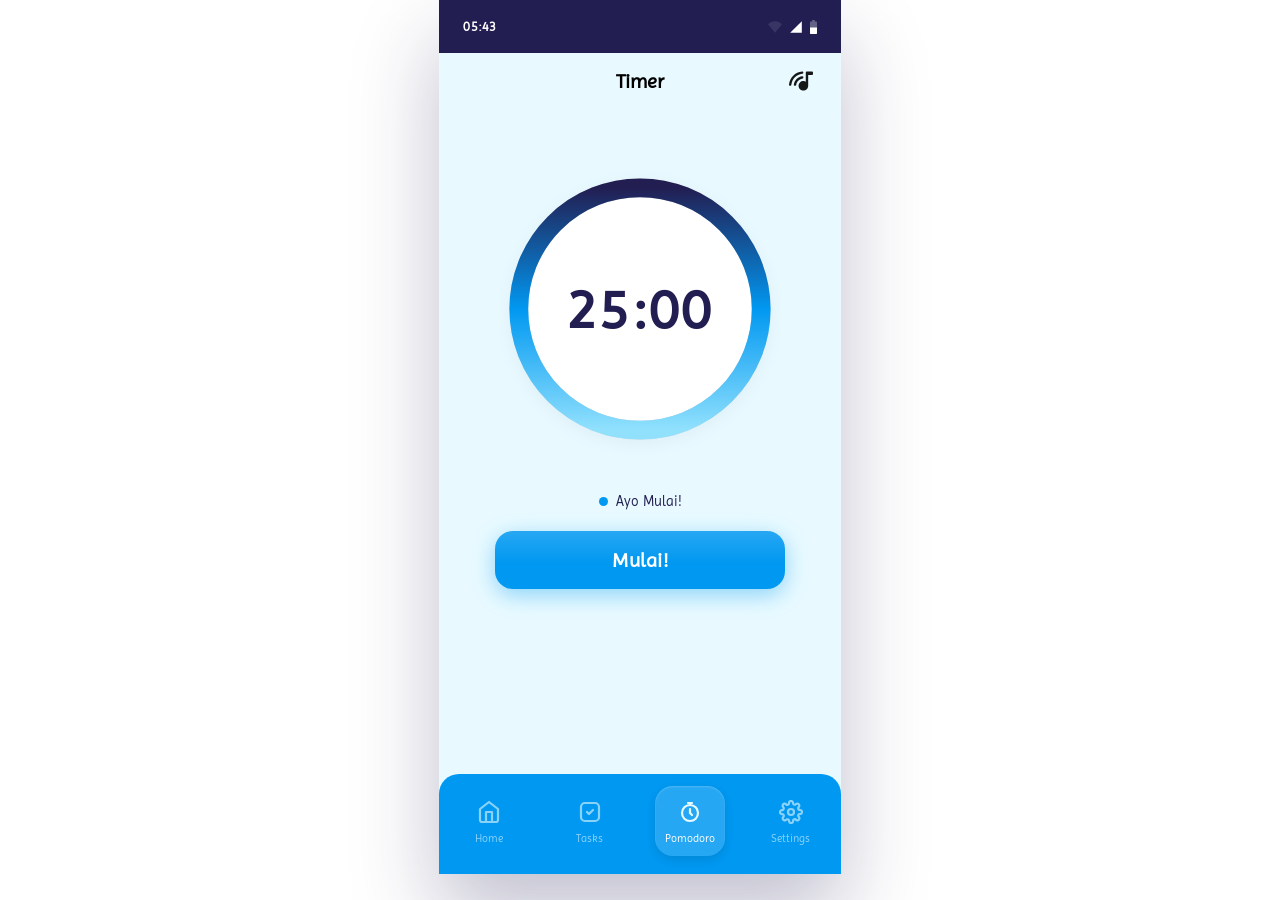
<file: Pomodoro Timer/index.html>
<!DOCTYPE html>
<html lang="id">
<head>
  <meta charset="UTF-8" />
  <meta name="viewport" content="width=device-width, initial-scale=1.0" />
  <title>Pomodoro Timer</title>
  <link rel="stylesheet" href="style.css" />
</head>
<body>

  <div class="phone-shell" id="phoneShell" data-state="ready" data-phase="study">

    <!-- STATUS BAR -->
    <div class="status-bar">
      <span class="time">9:30</span>
      <img src="assets/Dnd.svg" alt="DND" id="dndIcon" class="dnd-icon" />
      <div class="icons">
        <img src="assets/Wifi.svg" alt="wifi" />
        <img src="assets/Signal.svg" alt="signal" />
        <img src="assets/Battery.svg" alt="battery" />
      </div>
    </div>

    <!-- TOP BAR -->
    <div class="top-bar">
      <span class="title">Timer</span>
      <button class="music-btn" id="musicBtn" title="Toggle Music">
        <img src="assets/MusicPlay.svg" alt="music" id="musicIcon" />
      </button>
    </div>

    <!-- MAIN SCREEN CONTENT -->
    <div class="screen-content">

      <div class="timer-area">
        <div class="timer-ring-wrapper" id="timerRingWrapper">

          <svg class="timer-svg" viewBox="0 0 268 268" id="timerSvg">
            <defs>
              <linearGradient id="ringGradient" x1="0%" y1="0%" x2="100%" y2="0%">
                <stop offset="0%"   stop-color="#91E1FD" />
                <stop offset="50%"  stop-color="#0198F1" />
                <stop offset="100%" stop-color="#221E52" />
              </linearGradient>
            </defs>
            <!-- Track abu -->
            <circle cx="134" cy="134" r="116"
              fill="none" stroke="#D5D5DC" stroke-width="18" />
            <!-- Arc biru -->
            <circle id="progressRing"
              cx="134" cy="134" r="116"
              fill="none"
              stroke="url(#ringGradient)"
              stroke-width="18"
              stroke-linecap="round"
              transform="rotate(-90 134 134)"
            />
          </svg>

          <div class="timer-inner" id="timerInner">
            <img src="assets/Clock.svg"
            id="clockIcon"
            class="clock-icon">
            <div class="timer-display" id="timerDisplay"> 
              25:00
            </div>
          </div>

        </div>
      </div>

      <div class="status-text" id="statusText">
        <div class="status-dot"></div>
        <span id="statusLabel">Ayo Mulai!</span>
      </div>

      <button class="main-btn" id="mainBtn">Mulai!</button>

    </div>

    <!-- BOTTOM NAV -->
    <nav class="bottom-nav">
      <div class="nav-item" data-nav="home">
        <img src="assets/Home.svg" alt="Home" />
        <span>Home</span>
      </div>
      <div class="nav-item" data-nav="tasks">
        <img src="assets/Tasks.svg" alt="Tasks" />
        <span>Tasks</span>
      </div>
      <div class="nav-item active nav-pomodoro" data-nav="pomodoro">
        <img src="assets/Pomodoro.svg" alt="Pomodoro" />
        <span>Pomodoro</span>
      </div>
      <div class="nav-item" data-nav="settings">
        <img src="assets/Settings.svg" alt="Settings" />
        <span>Settings</span>
      </div>
    </nav>
    
    <!-- TIME SELECT -->
    <div class="modal-overlay" id="modalOverlay">
      <div class="modal-sheet">
        <div class="modal-handle"></div>
        <img src="assets/TimeSelect.png" alt="Time Select" class="modal-placeholder" />
      </div>
    </div>
 
  </div>

  <script src="script.js"></script>
</body>
</html>
</file>
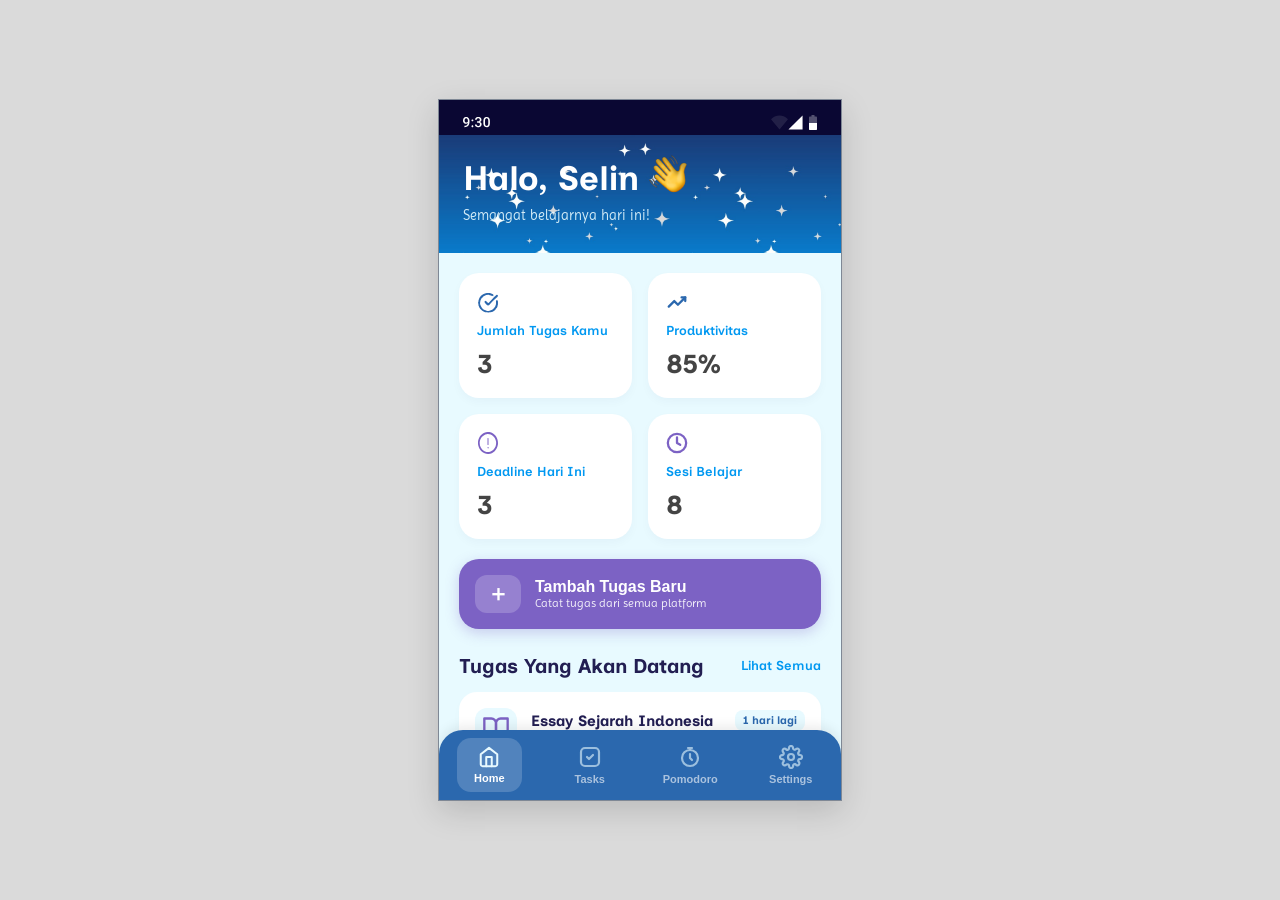
<file: Dashboard/index2.html>
<!DOCTYPE html>
<html lang="id">
<head>
    <meta charset="UTF-8">
    <meta name="viewport" content="width=device-width, initial-scale=1.0">
    <title> DASHBOARD </title>
    
    <link rel="preconnect" href="https://fonts.googleapis.com">
    <link rel="preconnect" href="https://fonts.gstatic.com" crossorigin>
    <link href="https://fonts.googleapis.com/css2?family=Imprima&family=Inclusive+Sans:ital@0;1&display=swap" rel="stylesheet">

    <link rel="stylesheet" href="style.css">
</head>
<body>

    <div class="dashboard-container">
        
        <div class="top-bar">
            <img src="ASSET/Time.svg">
            <img src="ASSET/ICON.svg">
        </div>

        <header>
            <div class="greeting">
                <h1>Halo, Selin</h1>
                <span class="waving-hand"> 
                <img src="ASSET/HELLO.png">
                </span>
            </div>
            <p class="sub-greeting">Semangat belajarnya hari ini!</p>
        </header>

        <div class="main-content">
            
            <div class="stats-grid">
                <div class="stat-card">
                    <span class="stat-icon">
                    <img src="ASSET/Tugas Aktif Icon.svg">
                    </span>
                    <span class="stat-label">Jumlah Tugas Kamu</span>
                    <span class="stat-value">3</span>
                </div>
                <div class="stat-card">
                    <span class="stat-icon">
                    <img src="ASSET/PRODUKTIVITAS.svg">    
                    </span>
                    <span class="stat-label">Produktivitas</span>
                    <span class="stat-value">85%</span>
                </div>
                <div class="stat-card">
                    <span class="stat-icon">
                    <img src="ASSET/DEADLINE.svg">   
                    </span>
                    <span class="stat-label">Deadline Hari Ini</span>
                    <span class="stat-value">3</span>
                </div>
                <div class="stat-card">
                    <span class="stat-icon">
                    <img src="ASSET/WAKTU.svg">   
                    </span>
                    <span class="stat-label">Sesi Belajar</span>
                    <span class="stat-value">8</span>
                </div>
            </div>

            <button class="add-task-btn" id="btnAddTask">
                <span class="plus-icon">＋</span>
                <span class="text">
                    <span class="title">Tambah Tugas Baru</span>
                    <span class="description">Catat tugas dari semua platform</span>
                </span>
            </button>

            <div class="upcoming-tasks">
                <div class="section-header">
                    <h2>Tugas Yang Akan Datang</h2>
                    <a href="#" class="see-all">Lihat Semua</a>
                </div>

                <div class="task-card">
                    <div class="task-icon">
                    <img src="ASSET/BUKU 1.svg">
                    </div>
                    <div class="task-details">
                        <div class="task-title">Essay Sejarah Indonesia</div>
                        <div class="task-info">Sejarah • Google Classroom</div>
                    </div>
                    <div class="task-deadline">
                        <span class="deadline-tag">1 hari lagi</span>
                        <span class="deadline-date">2 Mei 2026</span>
                    </div>
                </div>

                <div class="task-card">
                    <div class="task-icon">
                    <img src="ASSET/BUKU 2.svg">
                    </div>
                    <div class="task-details">
                        <div class="task-title">Praktikum Fisika - Laporan</div>
                        <div class="task-info">Fisika • Moodle</div>
                    </div>
                    <div class="task-deadline">
                        <span class="deadline-tag">2 hari lagi</span>
                        <span class="deadline-date">3 Mei 2026</span>
                    </div>
                </div>

                <div class="task-card">
                    <div class="task-icon">
                    <img src="ASSET/BUKU 3.svg">
                    </div>
                    <div class="task-details">
                        <div class="task-title">Tugas Matematika Bab 5</div>
                        <div class="task-info">Matematika • Google Classroom</div>
                    </div>
                    <div class="task-deadline">
                        <span class="deadline-tag">4 hari lagi</span>
                        <span class="deadline-date">5 Mei 2026</span>
                    </div>
                </div>

            </div> </div> <nav class="bottom-nav">
            <button class="nav-item active" id="tabHome">
                <img src="ASSET/HOME.svg">
                <span>Home</span>
            </button>
            <button class="nav-item" id="tabTasks">
                <img src="ASSET/TASK LOGO.svg">
                <span>Tasks</span>
            </button>
            <button class="nav-item" id="tabPomodoro">
                <img src="ASSET/POMODORO LOGO.svg">
                <span>Pomodoro</span>
            </button>
            <button class="nav-item" id="tabSettings">
                <img src="ASSET/SETTINGS LOGO.svg">
                <span>Settings</span>
            </button>
        </nav>

    </div> <script src="script.js"></script>
</body>
</html>
</file>
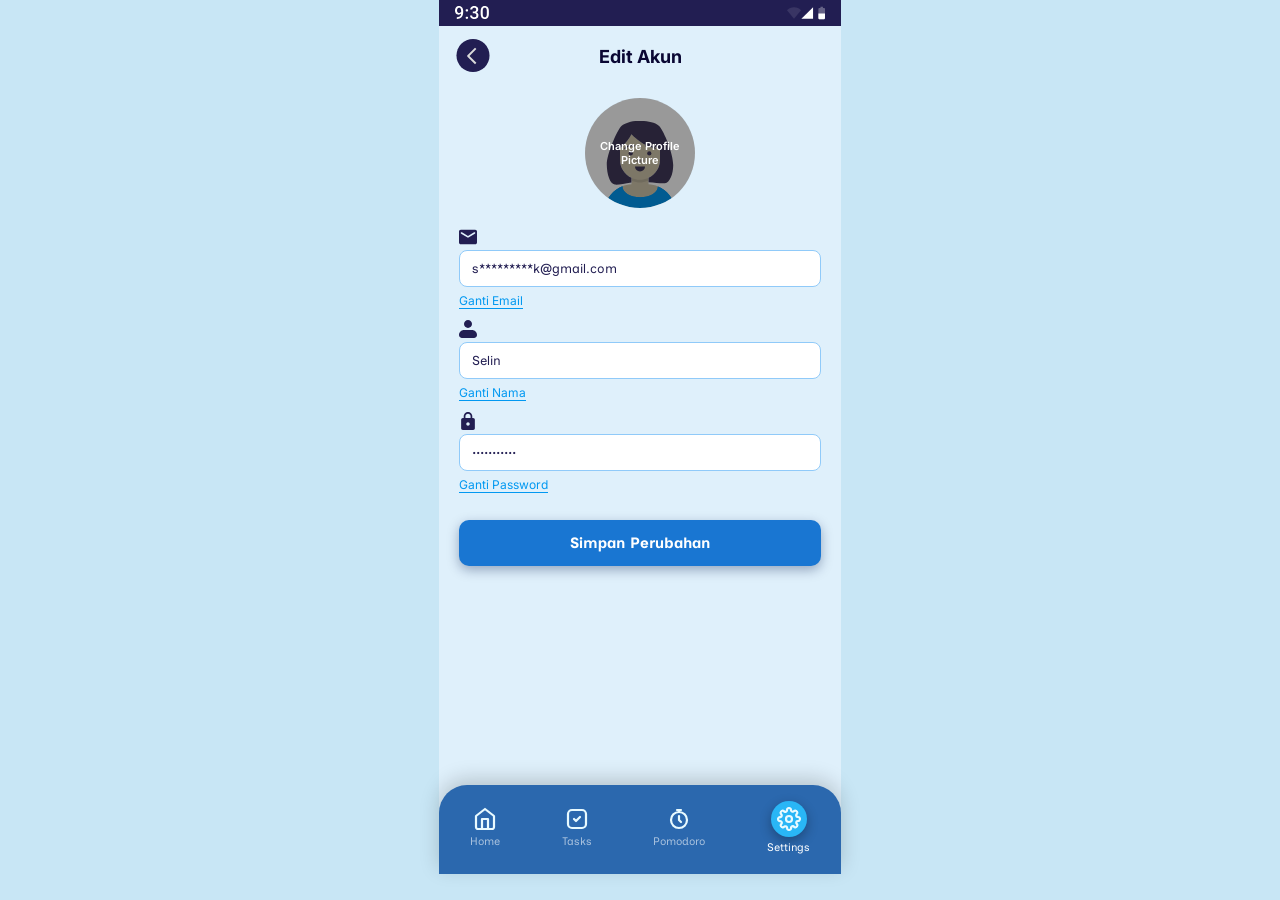
<file: Settings/layarDua.html>
<!DOCTYPE html>
<html lang="id">
    <head>
        <meta charset="UTF-8">
        <meta name="viewport" content="width=device-width, initial-scale=1.0">
        <title>Edit Akun</title>
        <link rel="stylesheet" href="style.css?v=4">
        <link href="https://fonts.googleapis.com/css2?family=Inter:wght@400;600;700&family=Inclusive+Sans&display=swap" rel="stylesheet">
    </head>
    <body>
        
             <div id="page-edit">

    <div id="status-bar">
      <img src="../Dashboard/ASSET/Time.svg" alt="9:30">
      <img src="../Dashboard/ASSET/ICON.svg" alt="status">
    </div>

    <div id="edit-header">
      <button id="btn-back">
        <img src="../Dashboard/ASSET/Back.svg">
      </button>
      <h2>Edit Akun</h2>
    </div>

    <div id="change-photo">
      <img src="../Dashboard/ASSET/profil.svg" alt="Avatar">
      <p>Change Profile Picture</p>
    </div>

    <div class="field-group">
      <img src="../Dashboard/ASSET/Envelope.svg" alt="">
      <input type="email" value="s*********k@gmail.com">
      <a href="#">Ganti Email</a>
    </div>

    <div class="field-group">
      <img src="../Dashboard/ASSET/username.svg" alt="">
      <input type="text" value="Selin">
      <a href="#">Ganti Nama</a>
    </div>

    <div class="field-group">
      <img src="../Dashboard/ASSET/gembok.svg" alt="">
      <input type="password" value="password123">
      <a href="#">Ganti Password</a>
    </div>

    <button id="btn-simpan">Simpan Perubahan</button>

    <nav id="bottom-nav">
      <div><img src="../Dashboard/ASSET/HOME.svg" alt=""><span>Home</span></div>
      <div><img src="../Dashboard/ASSET/TASK LOGO.svg" alt=""><span>Tasks</span></div>
      <div><img src="../Dashboard/ASSET/POMODORO LOGO.svg" alt=""><span>Pomodoro</span></div>
      <div class="active"><img src="../Dashboard/ASSET/SETTINGS LOGO.svg" alt=""><span>Settings</span></div>
        </nav>
    </div>
    <script src="main.js"></script>
    </body>
</html>
</file>
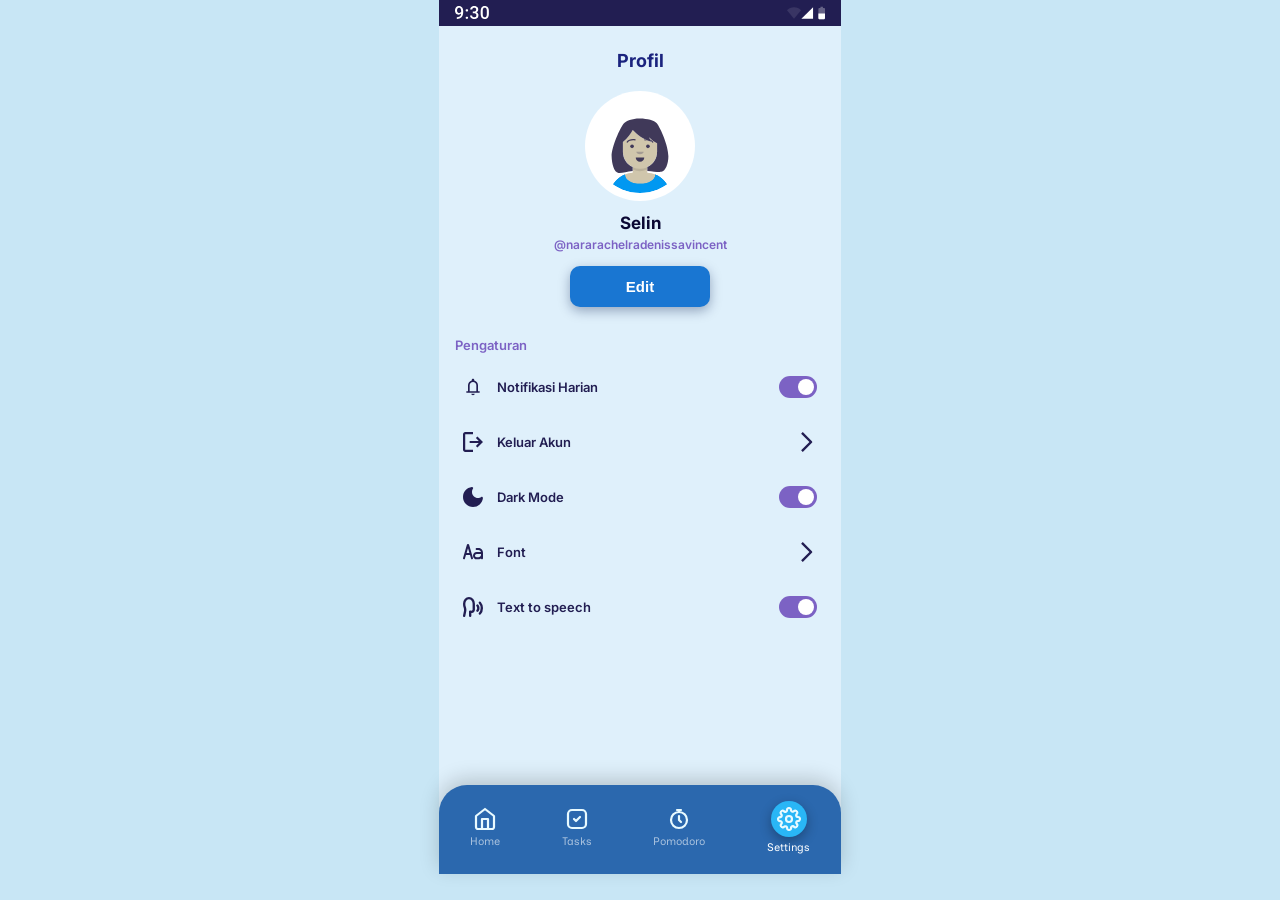
<file: Settings/layarSatu.html>
<!DOCTYPE html>
<html lang="id">
<head>
  <meta charset="UTF-8">
  <meta name="viewport" content="width=device-width, initial-scale=1.0">
  <title>Settings</title>
  <link rel="stylesheet" href="style.css?v=3">
  <link href="https://fonts.googleapis.com/css2?family=Inter:wght@400;600;700&family=Inclusive+Sans&display=swap" rel="stylesheet">
</head>
<body>

  <div id="page-settings">
    <div id="status-bar">
       <img src="../Dashboard/ASSET/Time.svg" alt="9:30">
       <img src="../Dashboard/ASSET/ICON.svg" alt="status">
      </div>
    <div id="profile-section">
      <h2>Profil</h2>
      <img src="../Dashboard/ASSET/profil.svg" alt="Avatar">
      <p id="nama">Selin</p>
      <p id="username">@nararachelradenissavincent</p>
      <button id="btn-edit">Edit</button>
    </div>

    <p>Pengaturan</p>
    <ul id="settings-list">
      <li><img src="../Dashboard/ASSET/notifications.svg" alt=""> Notifikasi Harian <div class="toggle"></div></li>
      <li><img src="../Dashboard/ASSET/logout.svg" alt=""> Keluar Akun <img src="../Dashboard/ASSET/arrow.svg" alt=""></li>
      <li><img src="../Dashboard/ASSET/darkmode.svg" alt=""> Dark Mode <div class="toggle"></div></li>
      <li><img src="../Dashboard/ASSET/font.svg" alt=""> Font <img src="../Dashboard/ASSET/arrow.svg" alt=""></li>
      <li><img src="../Dashboard/ASSET/texttospeecb.svg" alt=""> Text to speech <div class="toggle"></div></li>
    </ul>

    <nav id="bottom-nav">
      <div><img src="../Dashboard/ASSET/HOME.svg" alt=""><span>Home</span></div>
      <div><img src="../Dashboard/ASSET/TASK LOGO.svg" alt=""><span>Tasks</span></div>
      <div><img src="../Dashboard/ASSET/POMODORO LOGO.svg" alt=""><span>Pomodoro</span></div>
      <div class="active"><img src="../Dashboard/ASSET/SETTINGS LOGO.svg" alt=""><span>Settings</span></div>
    </nav>
  </div>
  <script src="main.js"></script>
</body>
</html>
</file>
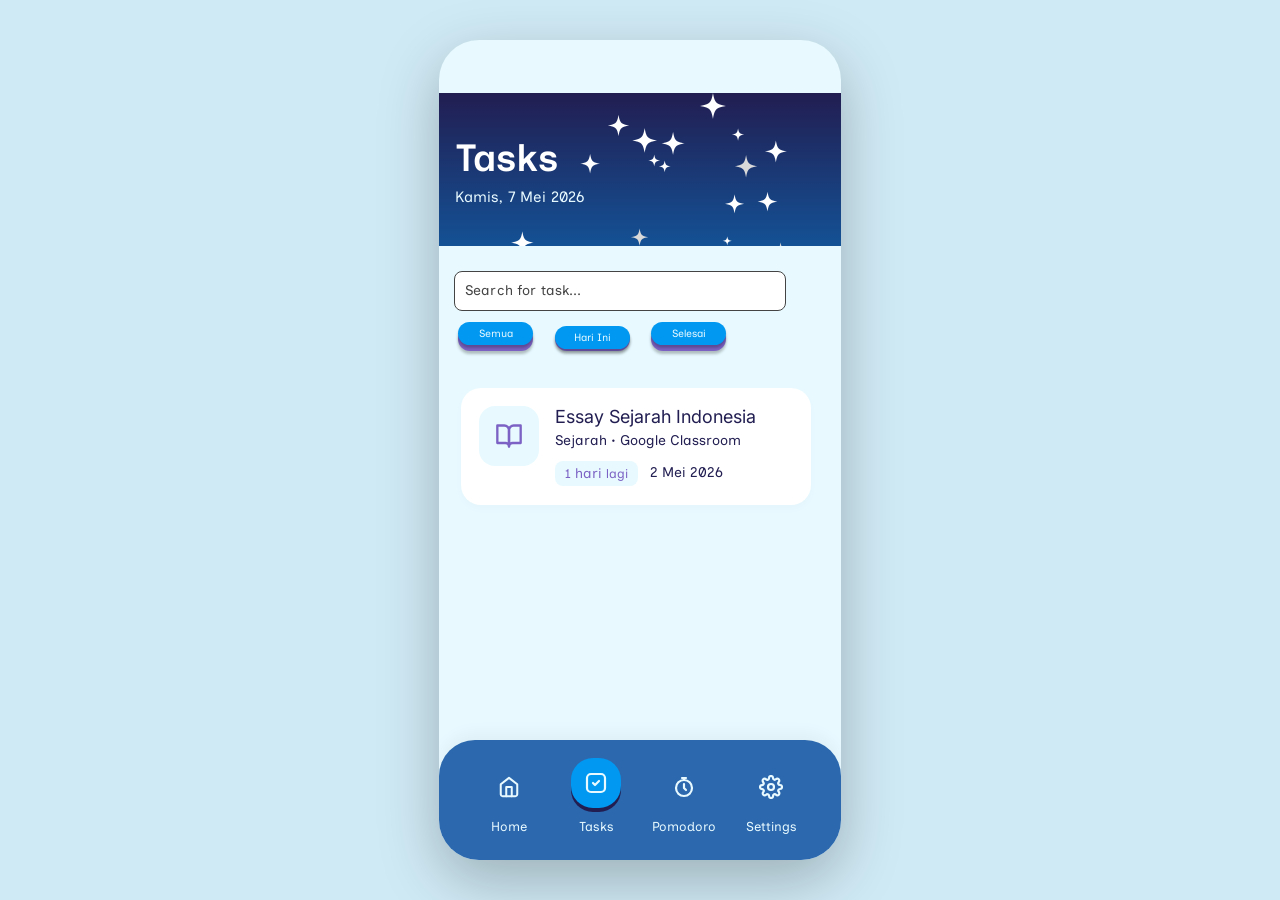
<file: Tasks/index3.html>
<!DOCTYPE html>
<html lang="id">
<head>
  <meta charset="UTF-8">
  <meta name="viewport" content="width=device-width, initial-scale=1.0">
  <title>Tasks – Hari Ini</title>
  <link rel="stylesheet" href="style.css">
</head>
<body>
  <div class="phone">

    <!-- JUMBOTRON -->
    <div class="jumbotron">
      <div>
        <p class="jumbotron-title">Tasks</p>
        <p class="jumbotron-date">Kamis, 7 Mei 2026</p>
      </div>
    </div>

    <!-- SEARCH + FILTER -->
    <div class="nav-task">
      <div class="search-box">
        <span class="search-placeholder">Search for task...</span>
      </div>

      <button type="button" class="filter-btn filter-btn--semua" data-filter="semua" aria-pressed="false">
        <div class="filter-shadow"></div>
        <div class="filter-face"></div>
        <span class="filter-label">Semua</span>
      </button>

      <button type="button" class="filter-btn filter-btn--hari is-active" data-filter="hari-ini" aria-pressed="true">
        <div class="filter-shadow"></div>
        <div class="filter-face"></div>
        <span class="filter-label">Hari Ini</span>
      </button>

      <button type="button" class="filter-btn filter-btn--selesai" data-filter="selesai" aria-pressed="false">
        <div class="filter-shadow"></div>
        <div class="filter-face"></div>
        <span class="filter-label">Selesai</span>
      </button>
    </div>

    <!-- VIEW PANELS -->
    <section class="view-panel is-active" data-panel="hari-ini" aria-hidden="false">
      <div class="card card--top-348">
        <div class="card-icon-wrap">
          <svg viewBox="0 0 28 28" fill="none" xmlns="http://www.w3.org/2000/svg">
            <path d="M2.33333 3.5H9.33333C10.571 3.5 11.758 3.99167 12.6332 4.86684C13.5083 5.742 14 6.92899 14 8.16667V24.5C14 23.5717 13.6313 22.6815 12.9749 22.0251C12.3185 21.3687 11.4283 21 10.5 21H2.33333V3.5Z" stroke="#7C62C4" stroke-width="2.33333" stroke-linecap="round" stroke-linejoin="round"/>
            <path d="M25.6667 3.5H18.6667C17.429 3.5 16.242 3.99167 15.3668 4.86684C14.4917 5.742 14 6.92899 14 8.16667V24.5C14 23.5717 14.3687 22.6815 15.0251 22.0251C15.6815 21.3687 16.5717 21 17.5 21H25.6667V3.5Z" stroke="#7C62C4" stroke-width="2.33333" stroke-linecap="round" stroke-linejoin="round"/>
          </svg>
        </div>
        <div class="card-body">
          <div class="card-title-wrap"><p class="card-title">Essay Sejarah Indonesia</p></div>
          <div class="card-subject-wrap"><p class="card-subject">Sejarah • Google Classroom</p></div>
          <div class="card-meta-wrap">
            <div class="card-meta-row">
              <div class="card-tag"><span class="card-tag-num">1 </span><span class="card-tag-word">hari</span><span class="card-tag-suf"> lagi</span></div>
              <span class="card-date">2 Mei 2026</span>
            </div>
          </div>
        </div>
      </div>
    </section>

    <section class="view-panel" data-panel="semua" aria-hidden="true">
      <div class="card card--top-348">
        <div class="card-icon-wrap">
          <svg viewBox="0 0 28 28" fill="none" xmlns="http://www.w3.org/2000/svg">
            <path d="M2.33333 3.5H9.33333C10.571 3.5 11.758 3.99167 12.6332 4.86684C13.5083 5.742 14 6.92899 14 8.16667V24.5C14 23.5717 13.6313 22.6815 12.9749 22.0251C12.3185 21.3687 11.4283 21 10.5 21H2.33333V3.5Z" stroke="#7C62C4" stroke-width="2.33333" stroke-linecap="round" stroke-linejoin="round"/>
            <path d="M25.6667 3.5H18.6667C17.429 3.5 16.242 3.99167 15.3668 4.86684C14.4917 5.742 14 6.92899 14 8.16667V24.5C14 23.5717 14.3687 22.6815 15.0251 22.0251C15.6815 21.3687 16.5717 21 17.5 21H25.6667V3.5Z" stroke="#7C62C4" stroke-width="2.33333" stroke-linecap="round" stroke-linejoin="round"/>
          </svg>
        </div>
        <div class="card-body">
          <div class="card-title-wrap"><p class="card-title">Essay Sejarah Indonesia</p></div>
          <div class="card-subject-wrap"><p class="card-subject">Sejarah • Google Classroom</p></div>
          <div class="card-meta-wrap">
            <div class="card-meta-row">
              <div class="card-tag"><span class="card-tag-num">1 </span><span class="card-tag-word">hari</span><span class="card-tag-suf"> lagi</span></div>
              <span class="card-date">2 Mei 2026</span>
            </div>
          </div>
        </div>
      </div>
      <div class="card card--top-477">
        <div class="card-icon-wrap">
          <svg viewBox="0 0 28 28" fill="none" xmlns="http://www.w3.org/2000/svg">
            <path d="M2.33333 3.5H9.33333C10.571 3.5 11.758 3.99167 12.6332 4.86684C13.5083 5.742 14 6.92899 14 8.16667V24.5C14 23.5717 13.6313 22.6815 12.9749 22.0251C12.3185 21.3687 11.4283 21 10.5 21H2.33333V3.5Z" stroke="#7C62C4" stroke-width="2.33333" stroke-linecap="round" stroke-linejoin="round"/>
            <path d="M25.6667 3.5H18.6667C17.429 3.5 16.242 3.99167 15.3668 4.86684C14.4917 5.742 14 6.92899 14 8.16667V24.5C14 23.5717 14.3687 22.6815 15.0251 22.0251C15.6815 21.3687 16.5717 21 17.5 21H25.6667V3.5Z" stroke="#7C62C4" stroke-width="2.33333" stroke-linecap="round" stroke-linejoin="round"/>
          </svg>
        </div>
        <div class="card-body">
          <div class="card-title-wrap"><p class="card-title">Essay Sejarah Indonesia</p></div>
          <div class="card-subject-wrap"><p class="card-subject">Sejarah • Google Classroom</p></div>
          <div class="card-meta-wrap">
            <div class="card-meta-row">
              <div class="card-tag"><span class="card-tag-num">2 </span><span class="card-tag-word">hari</span><span class="card-tag-suf"> lagi</span></div>
              <span class="card-date">2 Mei 2026</span>
            </div>
          </div>
        </div>
      </div>
      <div class="card card--top-606">
        <div class="card-icon-wrap">
          <svg viewBox="0 0 28 28" fill="none" xmlns="http://www.w3.org/2000/svg">
            <path d="M2.33333 3.5H9.33333C10.571 3.5 11.758 3.99167 12.6332 4.86684C13.5083 5.742 14 6.92899 14 8.16667V24.5C14 23.5717 13.6313 22.6815 12.9749 22.0251C12.3185 21.3687 11.4283 21 10.5 21H2.33333V3.5Z" stroke="#7C62C4" stroke-width="2.33333" stroke-linecap="round" stroke-linejoin="round"/>
            <path d="M25.6667 3.5H18.6667C17.429 3.5 16.242 3.99167 15.3668 4.86684C14.4917 5.742 14 6.92899 14 8.16667V24.5C14 23.5717 14.3687 22.6815 15.0251 22.0251C15.6815 21.3687 16.5717 21 17.5 21H25.6667V3.5Z" stroke="#7C62C4" stroke-width="2.33333" stroke-linecap="round" stroke-linejoin="round"/>
          </svg>
        </div>
        <div class="card-body">
          <div class="card-title-wrap"><p class="card-title">Essay Sejarah Indonesia</p></div>
          <div class="card-subject-wrap"><p class="card-subject">Sejarah • Google Classroom</p></div>
          <div class="card-meta-wrap">
            <div class="card-meta-row">
              <div class="card-tag"><span class="card-tag-num">6 </span><span class="card-tag-word">hari</span><span class="card-tag-suf"> lagi</span></div>
              <span class="card-date">2 Mei 2026</span>
            </div>
          </div>
        </div>
      </div>
    </section>

    <section class="view-panel" data-panel="selesai" aria-hidden="true">
      <div class="sleeping-icon">
        <svg viewBox="0 0 219 219" fill="none" xmlns="http://www.w3.org/2000/svg">
          <path d="M22.484 196.516C35.8612 209.875 57.3597 209.875 100.375 209.875C143.39 209.875 164.898 209.875 178.257 196.507C191.625 183.157 191.625 161.64 191.625 118.625C191.625 75.6097 191.625 54.1021 178.257 40.734C164.907 27.375 143.399 27.375 100.375 27.375C57.3506 27.375 35.8521 27.375 22.484 40.734C9.125 54.1113 9.125 75.6097 9.125 118.625C9.125 161.64 9.125 183.157 22.484 196.516Z" fill="#0198F1" opacity="0.5"/>
          <path fill-rule="evenodd" clip-rule="evenodd" d="M149.422 42.4313C147.849 43.3388 145.98 43.5843 144.226 43.1137C142.472 42.6431 140.976 41.4949 140.069 39.9219C139.161 38.3488 138.916 36.4797 139.386 34.7256C139.857 32.9716 141.005 31.4763 142.578 30.5688L174.187 12.3188C175.36 11.6399 176.707 11.3244 178.059 11.4122C179.412 11.4999 180.707 11.9871 181.782 12.8119C182.857 13.6367 183.663 14.762 184.098 16.0452C184.533 17.3285 184.577 18.7119 184.225 20.0203L175.136 53.9196L192.437 43.9369C193.216 43.4804 194.077 43.1825 194.971 43.0602C195.865 42.9379 196.775 42.9938 197.648 43.2245C198.52 43.4551 199.338 43.8562 200.055 44.4044C200.772 44.9526 201.374 45.6373 201.825 46.4189C202.276 47.2005 202.569 48.0637 202.685 48.9587C202.801 49.8538 202.739 50.763 202.503 51.634C202.267 52.505 201.86 53.3207 201.307 54.034C200.754 54.7473 200.065 55.3442 199.281 55.7902L167.672 74.0403C166.499 74.7191 165.152 75.0346 163.8 74.9468C162.447 74.8591 161.152 74.3719 160.077 73.5471C159.002 72.7223 158.196 71.597 157.761 70.3138C157.326 69.0305 157.282 67.6471 157.634 66.3387L166.723 32.4394L149.422 42.4313ZM115.641 56.1187C114.862 55.6694 114.179 55.071 113.632 54.3578C113.084 53.6445 112.682 52.8304 112.449 51.9619C112.216 51.0934 112.157 50.1875 112.274 49.2959C112.391 48.4043 112.682 47.5445 113.132 46.7656C113.581 45.9867 114.18 45.304 114.893 44.7563C115.606 44.2087 116.42 43.8069 117.289 43.5738C118.157 43.3408 119.063 43.2812 119.955 43.3982C120.846 43.5153 121.706 43.8069 122.485 44.2563L138.289 53.3812C139.462 54.0581 140.407 55.0674 141.006 56.2814C141.604 57.4955 141.829 58.8599 141.653 60.202C141.476 61.544 140.905 62.8035 140.012 63.8212C139.12 64.8388 137.945 65.5689 136.638 65.919L127.668 68.328L129.164 69.1949C129.949 69.641 130.638 70.2378 131.191 70.9512C131.744 71.6645 132.15 72.4801 132.386 73.3511C132.623 74.2222 132.685 75.1314 132.568 76.0264C132.452 76.9214 132.16 77.7846 131.709 78.5662C131.257 79.3478 130.656 80.0325 129.939 80.5807C129.222 81.129 128.404 81.53 127.531 81.7607C126.659 81.9914 125.749 82.0472 124.855 81.9249C123.96 81.8027 123.099 81.5047 122.321 81.0482L106.516 71.9232C105.344 71.2471 104.398 70.2386 103.799 69.0251C103.2 67.8116 102.973 66.4477 103.149 65.1057C103.325 63.7638 103.895 62.5041 104.786 61.4859C105.678 60.4677 106.852 59.7368 108.159 59.3855L117.138 56.9765L115.641 56.1187Z" fill="#0198F1"/>
          <path d="M100.375 164.25C102.795 164.25 105.116 163.289 106.827 161.577C108.539 159.866 109.5 157.545 109.5 155.125C109.5 152.705 108.539 150.384 106.827 148.673C105.116 146.961 102.795 146 100.375 146C97.9549 146 95.6339 146.961 93.9227 148.673C92.2114 150.384 91.25 152.705 91.25 155.125C91.25 157.545 92.2114 159.866 93.9227 161.577C95.6339 163.289 97.9549 164.25 100.375 164.25ZM109.491 104.408C110.84 103.195 112.616 102.567 114.428 102.663C116.241 102.759 117.94 103.57 119.154 104.919C123.397 109.637 127.96 111.781 132.313 111.781C136.665 111.781 141.228 109.637 145.471 104.928C146.067 104.244 146.793 103.684 147.607 103.283C148.421 102.882 149.307 102.646 150.213 102.59C151.119 102.535 152.027 102.659 152.884 102.958C153.741 103.256 154.53 103.722 155.206 104.329C155.881 104.935 156.429 105.67 156.818 106.49C157.206 107.31 157.428 108.2 157.47 109.106C157.512 110.013 157.373 110.919 157.061 111.771C156.749 112.624 156.271 113.406 155.654 114.072C149.541 120.861 141.529 125.469 132.313 125.469C123.096 125.469 115.075 120.861 108.971 114.081C108.369 113.412 107.904 112.632 107.604 111.784C107.303 110.936 107.173 110.037 107.221 109.139C107.268 108.24 107.492 107.36 107.88 106.548C108.268 105.737 108.822 105.009 109.491 104.408ZM55.2793 104.928C54.6895 104.225 53.9643 103.647 53.1467 103.229C52.329 102.812 51.4357 102.563 50.5199 102.498C49.6041 102.432 48.6846 102.552 47.8161 102.85C46.9475 103.147 46.1477 103.617 45.4642 104.23C44.7808 104.843 44.2277 105.587 43.8378 106.418C43.4479 107.249 43.2293 108.15 43.1949 109.068C43.1605 109.985 43.3111 110.9 43.6377 111.758C43.9642 112.616 44.4601 113.4 45.0958 114.063C51.2095 120.852 59.2213 125.46 68.4375 125.46C77.6538 125.46 85.6746 120.852 91.7792 114.072C92.9941 112.721 93.6228 110.943 93.527 109.13C93.4312 107.316 92.6187 105.614 91.2682 104.399C89.9178 103.184 88.1401 102.556 86.3262 102.651C84.5122 102.747 82.8106 103.56 81.5958 104.91C77.3618 109.628 72.7901 111.772 68.4375 111.772C64.0849 111.772 59.5224 109.637 55.2793 104.928Z" fill="#0198F1"/>
        </svg>
      </div>
    </section>

    <!-- BOTTOM NAVIGATION -->
    <div class="bottom-nav">
      <button type="button" class="nav-link nav-link--button" data-nav="home">
        <div class="nav-icon-wrap">
          <svg viewBox="0 0 22 22" fill="none" xmlns="http://www.w3.org/2000/svg">
            <path d="M2.75 8.25L11 1.83333L19.25 8.25V18.3333C19.25 18.8196 19.0568 19.2859 18.713 19.6297C18.3692 19.9735 17.9029 20.1667 17.4167 20.1667H4.58333C4.0971 20.1667 3.63079 19.9735 3.28697 19.6297C2.94315 19.2859 2.75 18.8196 2.75 18.3333V8.25Z" stroke="#E8FAFF" stroke-width="2.01667" stroke-linecap="round" stroke-linejoin="round"/>
            <path d="M8.25 20.1667V11H13.75V20.1667" stroke="#E8FAFF" stroke-width="2.01667" stroke-linecap="round" stroke-linejoin="round"/>
          </svg>
        </div>
        <span class="nav-label">Home</span>
      </button>

      <button type="button" class="nav-link nav-link--button is-active" data-nav="tasks">
        <div class="nav-icon-wrap nav-icon-wrap--large">
          <svg viewBox="0 0 24 24" fill="none" xmlns="http://www.w3.org/2000/svg">
            <path d="M17 3H7C4.79086 3 3 4.79086 3 7V17C3 19.2091 4.79086 21 7 21H17C19.2091 21 21 19.2091 21 17V7C21 4.79086 19.2091 3 17 3Z" stroke="#E8FAFF" stroke-width="2.2" stroke-linecap="round" stroke-linejoin="round"/>
            <path d="M9 12L11 14L15 10" stroke="#E8FAFF" stroke-width="2.2" stroke-linecap="round" stroke-linejoin="round"/>
          </svg>
        </div>
        <span class="nav-label">Tasks</span>
      </button>

      <button type="button" class="nav-link nav-link--button" data-nav="pomodoro">
        <div class="nav-icon-wrap nav-icon-wrap--large">
          <svg viewBox="0 0 24 24" fill="none" xmlns="http://www.w3.org/2000/svg">
            <path d="M12 21C16.4183 21 20 17.4183 20 13C20 8.58172 16.4183 5 12 5C7.58172 5 4 8.58172 4 13C4 17.4183 7.58172 21 12 21Z" stroke="#E8FAFF" stroke-width="2.2" stroke-linecap="round" stroke-linejoin="round"/>
            <path d="M12 9V13L14 15" stroke="#E8FAFF" stroke-width="2.2" stroke-linecap="round" stroke-linejoin="round"/>
            <path d="M10 3H14" stroke="#E8FAFF" stroke-width="2.2" stroke-linecap="round" stroke-linejoin="round"/>
            <path d="M12 3V5" stroke="#E8FAFF" stroke-width="2.2" stroke-linecap="round" stroke-linejoin="round"/>
          </svg>
        </div>
        <span class="nav-label">Pomodoro</span>
      </button>

      <button type="button" class="nav-link nav-link--button" data-nav="settings">
        <div class="nav-icon-wrap nav-icon-wrap--large">
          <svg viewBox="0 0 24 24" fill="none" xmlns="http://www.w3.org/2000/svg">
            <path d="M12 15C13.6569 15 15 13.6569 15 12C15 10.3431 13.6569 9 12 9C10.3431 9 9 10.3431 9 12C9 13.6569 10.3431 15 12 15Z" stroke="#E8FAFF" stroke-width="2.2" stroke-linecap="round" stroke-linejoin="round"/>
            <path d="M19.4 15C19.1277 15.6171 19.2583 16.3378 19.73 16.82L19.79 16.88C20.1656 17.2551 20.3766 17.7642 20.3766 18.295C20.3766 18.8258 20.1656 19.3349 19.79 19.71C19.4149 20.0856 18.9058 20.2966 18.375 20.2966C17.8442 20.2966 17.3351 20.0856 16.96 19.71L16.9 19.65C16.4178 19.1783 15.6971 19.0477 15.08 19.32C14.4755 19.5791 14.0826 20.1724 14.08 20.83V21C14.08 22.1046 13.1846 23 12.08 23C10.9754 23 10.08 22.1046 10.08 21V20.91C10.0642 20.2327 9.63587 19.6339 9 19.4C8.38291 19.1277 7.66219 19.2583 7.18 19.73L7.12 19.79C6.74485 20.1656 6.23582 20.3766 5.705 20.3766C5.17418 20.3766 4.66515 20.1656 4.29 19.79C3.91435 19.4149 3.70343 18.9058 3.70343 18.375C3.70343 17.8442 3.91435 17.3351 4.29 16.96L4.35 16.9C4.82167 16.4178 4.95235 15.6971 4.68 15.08C4.42093 14.4755 3.82764 14.0826 3.17 14.08H3C1.89543 14.08 1 13.1846 1 12.08C1 10.9754 1.89543 10.08 3 10.08H3.09C3.76733 10.0642 4.36613 9.63587 4.6 9C4.87235 8.38291 4.74167 7.66219 4.27 7.18L4.21 7.12C3.83435 6.74485 3.62343 6.23582 3.62343 5.705C3.62343 5.17418 3.83435 4.66515 4.21 4.29C4.58515 3.91435 5.09418 3.70343 5.625 3.70343C6.15582 3.70343 6.66485 3.91435 7.04 4.29L7.1 4.35C7.58219 4.82167 8.30291 4.95235 8.92 4.68H9C9.60447 4.42093 9.99738 3.82764 10 3.17V3C10 1.89543 10.8954 1 12 1C13.1046 1 14 1.89543 14 3V3.09C14.0026 3.74764 14.3955 4.34093 15 4.6C15.6171 4.87235 16.3378 4.74167 16.82 4.27L16.88 4.21C17.2551 3.83435 17.7642 3.62343 18.295 3.62343C18.8258 3.62343 19.3349 3.83435 19.71 4.21C20.0856 4.58515 20.2966 5.09418 20.2966 5.625C20.2966 6.15582 20.0856 6.66485 19.71 7.04L19.65 7.1C19.1783 7.58219 19.0477 8.30291 19.32 8.92V9C19.5791 9.60447 20.1724 9.99738 20.83 10H21C22.1046 10 23 10.8954 23 12C23 13.1046 22.1046 14 21 14H20.91C20.2524 14.0026 19.6591 14.3955 19.4 15Z" stroke="#E8FAFF" stroke-width="2.2" stroke-linecap="round" stroke-linejoin="round"/>
          </svg>
        </div>
        <span class="nav-label">Settings</span>
      </button>
    </div>

    <script>

      // ── Filter buttons (Semua / Hari Ini / Selesai) ──
      const filterBtns = document.querySelectorAll('.filter-btn');
      const panels = document.querySelectorAll('.view-panel');

      filterBtns.forEach(btn => {
        btn.addEventListener('click', () => {
          filterBtns.forEach(b => {
            b.classList.remove('is-active');
            b.setAttribute('aria-pressed', 'false');
          });
          btn.classList.add('is-active');
          btn.setAttribute('aria-pressed', 'true');

          const target = btn.dataset.filter;
          panels.forEach(p => {
            const match = p.dataset.panel === target;
            p.classList.toggle('is-active', match);
            p.setAttribute('aria-hidden', String(!match));
          });
        });
      });

      // ── Bottom nav buttons — hanya ubah active icon, TIDAK ubah panel ──
      const navBtns = document.querySelectorAll('.bottom-nav .nav-link--button');

      navBtns.forEach(btn => {
        btn.addEventListener('click', () => {
          navBtns.forEach(b => {
            b.classList.remove('is-active');
            b.setAttribute('aria-pressed', 'false');
          });
          btn.classList.add('is-active');
          btn.setAttribute('aria-pressed', 'true');
        });
      });
    </script>

  </div>
</body>
</html>
</file>
<file: Pomodoro Timer/style.css>
@import url('https://fonts.googleapis.com/css2?family=Imprima&display=swap');

*, *::before, *::after { box-sizing: border-box; margin: 0; padding: 0; }

:root {
  --navy:  #221E52;
  --blue:  #0198F1;
  --bg:    #E8FAFF;
  --white: #FFFFFF;
  --black: #000000;
  --font:  'Imprima', sans-serif;
}

body {
  display: flex;
  justify-content: center;
  align-items: center;
  font-family: var(--font);
  background: var(--white);
}

/* ---- PHONE SHELL ---- */
.phone-shell {
  width: 402px;
  height: 874px;
  background: var(--bg);
  overflow: hidden;
  position: relative;
  box-shadow: 0 40px 80px rgba(33,30,82,0.28), 0 0 0 2px rgba(255,255,255,0.5);
  display: flex;
  flex-direction: column;
}

/* ---- STATUS BAR ---- */
.status-bar {
  width: 100%; height: 53px;
  background: var(--navy);
  display: flex; 
  align-items: center; 
  justify-content: space-between;
  padding: 0 24px; flex-shrink: 0;
}
.status-bar .time {
  font-weight: 600; 
  font-size: 13px;
  color: var(--white); 
  letter-spacing: 0.5px;
}
/* DND — hidden by default, fade-in only when running */
.dnd-icon {
  height: 15px !important;
  opacity: 0;
  width: 0 !important;
  display: flex;
  margin-right: 240px;
  overflow: hidden;
  transition: opacity 0.4s ease, width 0.3s ease;
}
.status-bar .icons { 
  display: flex; 
  align-items: center; 
  gap: 7px; 
}
.status-bar .icons img { 
  height: 14px; 
  width: auto; 
}

.phone-shell[data-state="running"] .dnd-icon {
  opacity: 1;
  width: 15px !important;
}

/* ---- TOP BAR ---- */
.top-bar {
  width: 100%; height: 56px;
  background: var(--bg);
  display: flex; align-items: center; justify-content: space-between;
  padding: 0 24px; flex-shrink: 0;
}
.top-bar .title {
  font-weight: 700; font-size: 20px;
  color: var(--black);
  text-align: center;
}
.top-bar .music-btn {
  background: none; 
  border: none; 
  cursor: pointer;
  padding: 4px; 
  display: flex; 
  align-items: center; 
  justify-content: center;
  opacity: 0.9; 
  transition: opacity 0.2s; 
}
.top-bar .music-btn:hover { opacity: 1; }
.top-bar .music-btn img { width: 24px; height: 20px;}
.top-bar::before {
  content: ''; width: 32px; flex-shrink: 0;
}

/* ---- SCREEN CONTENT ---- */
.screen-content {
  flex: 1;
  display: flex; 
  flex-direction: column; 
  align-items: center;
  padding: 0 24px; 
  overflow: hidden; 
  position: relative;
  animation: fade-up 0.45s ease both;
}
@keyframes fade-up {
  from { 
    opacity: 0; 
    transform: translateY(18px); 
  }
  to   { 
    opacity: 1; 
    transform: translateY(0); 
  }
}

/* ---- TIMER AREA ---- */
.timer-area {
  width: 100%; 
  display: flex; 
  align-items: center; 
  justify-content: center;
  margin-top: 60px; 
  position: relative;
}

.timer-ring-wrapper {
  position: relative;
  width: 280px; 
  height: 280px;
  cursor: pointer; 
  user-select: none;
}

.timer-svg {
  position: absolute; 
  inset: 0;
  width: 100%; 
  height: 100%;
  z-index: 3; 
  pointer-events: none;
}

/* White inner circle */
.timer-inner {
  position: absolute;
  inset: 22px;
  background: var(--white);
  border-radius: 50%;
  display: flex; 
  align-items: center; 
  justify-content: center;
  box-shadow: 0 4px 28px rgba(33,30,82,0.14);
  z-index: 2;
  transition: box-shadow 0.3s;
}
.timer-ring-wrapper:hover .timer-inner {
  box-shadow: 0 6px 36px rgba(33,30,82,0.2);
}

/* Timer digits — always perfectly centered */
.timer-display {
  font-family: var(--font);
  font-weight: 700;
  font-size: 56px;
  color: var(--navy);
  letter-spacing: 3px;
  line-height: 1;
  text-align: center;
}

.clock-icon{
  width:75px;
  margin-bottom:12px;
  opacity:0;
  transform:translateY(-10px);
  display:none;
  transition:.3s;
}

/* isi timer jadi vertikal */
.timer-inner{
    flex-direction:column;
}

/* pas running */
.phone-shell[data-state="running"] .clock-icon{
    display:block;
    opacity:1;
    transform:translateY(0);
}

.phone-shell[data-state="running"] .timer-display{
    font-size:34px;
}

/* ---- STATUS TEXT ---- */
.status-text {
  margin-top: 44px;
  display: flex; 
  align-items: center; 
  gap: 8px;
  font-size: 14px; 
  font-weight: 500; 
  color: var(--navy);
}
.status-dot {
  width: 9px; 
  height: 9px; 
  border-radius: 50%;
  background: var(--blue); 
  flex-shrink: 0;
}
.phone-shell[data-state="running"] .status-dot {
  animation: pulse-dot 1s ease-in-out infinite;
}
@keyframes pulse-dot {
  0%, 100% { 
    transform: scale(1); 
    opacity: 1; 
  }
  50%       {
    transform: scale(1.45); 
    opacity: 0.6; 
  }
}

/* ---- MAIN BUTTON ---- */
.main-btn {
  margin-top: 22px;
  width: 290px; 
  height: 58px;
  border: none; 
  border-radius: 18px;
  background: var(--blue); 
  color: var(--white);
  font-family: var(--font); 
  font-weight: 700;
  font-size: 20px; 
  letter-spacing: 0.5px;
  cursor: pointer;
  box-shadow: 0 6px 22px rgba(1,152,241,0.4);
  transition: transform 0.15s, box-shadow 0.15s, background 0.2s;
  position: relative; overflow: hidden;
}
.main-btn::after {
  content: ''; 
  position: absolute; 
  inset: 0;
  background: linear-gradient(180deg, rgba(255,255,255,0.15) 0%, transparent 55%);
  pointer-events: none;
}
.main-btn:hover  { transform: translateY(-2px); box-shadow: 0 10px 28px rgba(1,152,241,0.5); }
.main-btn:active { transform: translateY(0);    box-shadow: 0 4px 14px rgba(1,152,241,0.3); }

/* ---- BOTTOM NAV ---- */
.bottom-nav {
  width: 100%; height: 100px;
  background: var(--blue); 
  border-radius: 20px 20px 0px 0px;
  display: flex; 
  align-items: flex-start; 
  justify-content: space-around;
  padding-top: 12px; flex-shrink: 0;
}
.nav-item {
  display:flex;
  flex-direction:column;
  align-items:center;
  justify-content:center;
  width:70px;
  height:70px;
  gap:5px;
  cursor:pointer;
  border-radius:18px;
  transition:.3s;
}
.nav-item img { 
  min-height: 30px;
  width: 24px; 
  height: 24px; 
  opacity: 0.6; 
  transition: opacity 0.2s, transform 0.2s; 
}
.nav-item span { 
  font-size: 11px; 
  font-weight: 500; 
  color: rgba(232,250,255,0.6); 
  transition: color 0.2s; 
}
.nav-item.active img  { 
  opacity: 1; 
}
.nav-item.active span { 
  color: var(--white); 
}
.nav-item.active{
  background:rgba(255,255,255,0.15);
  backdrop-filter:blur(5px);
  box-shadow: inset 0 1px 2px rgba(255,255,255,.2), 0 4px 10px rgba(0,0,0,.1);
}
.nav-item:hover img   { 
  opacity: 1; 
  transform: scale(1.1);
}

.nav-item.active.nav-pomodoro { 
  position: relative; 
}

.nav-item.active.nav-pomodoro img,
.nav-item.active.nav-pomodoro span { position: relative; z-index: 1; }

.modal-overlay {
  position: absolute; inset: 0;
  background: rgba(33,30,82,0.4); backdrop-filter: blur(3px);
  z-index: 100; display: flex; align-items: flex-end;
  opacity: 0; pointer-events: none; transition: opacity 0.3s;
}
.modal-overlay.visible { opacity: 1; pointer-events: all; }
.modal-sheet {
  width: 100%; background: var(--white);
  border-radius: 28px 28px 0 0; padding: 24px 28px 36px;
  transform: translateY(100%);
  transition: transform 0.35s cubic-bezier(0.34, 1.56, 0.64, 1);
  box-shadow: 0 -8px 40px rgba(33,30,82,0.2);
}
.modal-overlay.visible .modal-sheet { transform: translateY(0); }
.modal-handle {
  width: 40px; height: 4px; background: #D0D0E0;
  border-radius: 2px; margin: 0 auto 18px;
}
.modal-placeholder {
  width: 100%; height: auto; display: block; border-radius: 12px;
}

/* ---- BREAK PHASE ---- */
.phone-shell[data-phase="break"] .status-dot { background: #7B67E8; }
.phone-shell[data-phase="break"] .main-btn   { background: #5A4DC7; box-shadow: 0 6px 20px rgba(90,77,199,0.4); }

/* ---- DND ICON — hanya muncul saat timer running ---- */
.dnd-icon {
  opacity: 0;
  width: 0 !important;
  overflow: hidden;
  transition: opacity 0.4s ease, width 0.3s ease;
}
.phone-shell[data-state="running"] .dnd-icon {
  opacity: 1;
  width: 15px !important;
}

/* ---- Ring track abu (background arc) ---- */
#trackRing { /* sudah di SVG langsung */ }
</file>
<file: Dashboard/style.css>
:root {
    --bg-main: #E8FAFF;
    --bg-outer: #DADADA;
    --header-start: #0A0733;
    --header-end: #221E52;
    --purple-btn: #7C62C4;
    --blue-nav: #2B68AE;
    --blue-accent: #0198F1;
    --text-black: #000000;
    --text-dark: #444444;
    --text-muted: #7F8895;
    --text-white: #FFFFFF;
    --card-bg: #FFFFFF;

    --font-main: 'Inclusive Sans', sans-serif;
    --font-extra: 'Imprima', sans-serif;
}

body {
    font-family: var(--font-main);
    margin: 0;
    padding: 0;
    display: flex;
    justify-content: center;
    align-items: center;
    min-height: 100vh;
    background-color: var(--bg-outer); 
}

/* Wadah Persegi Panjang */
.dashboard-container {
    width: 402px; 
    height: 700px; 
    background-color: var(--bg-main);
    border: 1px solid #7F8895;
    box-shadow: 0 10px 30px rgba(0, 0, 0, 0.15);
    overflow: hidden; 
    position: relative; 
    display: flex;
    flex-direction: column;
}

/* Top Bar Jam */
.top-bar {
    background-color: var(--header-start);
    color: var(--text-white);
    display: flex;
    justify-content: space-between;
    align-items: center;
    padding: 14px 24px 4px 24px;
    font-family: var(--font-extra);
    font-size: 14px;
}

.top-bar .icons {
    display: flex;
    gap: 6px;
}

/* Header */
header {
    background-image: url(ASSET/GAMBAR\ BINTANG.jpeg);
    background-size: cover;
    background-position: center;  
    color: var(--text-white);
    padding: 20px 24px 30px 24px;
}

.greeting {
    display: flex;
    align-items: center;
    margin-bottom: 6px;
}

.greeting h1 {
    font-size: 34px; /* Sesuai spek Header 2 di palet */
    font-weight: 700;
    margin: 0 10px 0 0;
    color: var(--text-white);
}

.waving-hand {
    font-size: 30px;
}

.sub-greeting {
    font-family: var(--font-extra);
    font-size: 14px;
    margin: 0;
    color: var(--bg-main);
    opacity: 0.9;
}

/* Area Konten Utama (Scrollable) */
.main-content {
    flex: 1; 
    overflow-y: auto; 
    padding: 20px;
    padding-bottom: 90px; 
}

/* Menyembunyikan scrollbar agar tampilan bersih */
.main-content::-webkit-scrollbar {
    width: 0px;
    background: transparent;
}

/* Grid Statistik */
.stats-grid {
    display: grid;
    grid-template-columns: 1fr 1fr;
    gap: 16px;
    margin-bottom: 20px;
}

.stat-card {
    background-color: var(--card-bg);
    border-radius: 20px;
    padding: 18px;
    display: flex;
    flex-direction: column;
    gap: 8px;
    box-shadow: 0 4px 10px rgba(34, 30, 82, 0.03);
}

.stat-icon {
    font-size: 20px;
    color: var(--blue-accent);
    width: 24px;
    height: 24px;
}

.stat-label {
    font-size: 13px;
    color: var(--blue-accent);
    font-weight: 600;
    line-height: 1.3;
}

.stat-value {
    font-size: 26px;
    font-weight: 700;
    color: var(--text-dark);
    margin-top: auto;
}

/* Tombol Tambah Tugas (Ungu #7C62C4) */
.add-task-btn {
    background-color: var(--purple-btn);
    color: var(--text-white);
    border-radius: 20px;
    padding: 16px;
    display: flex;
    align-items: center;
    margin-bottom: 25px;
    cursor: pointer;
    border: none;
    width: 100%;
    text-align: left;
    box-shadow: 0 4px 14px rgba(124, 98, 196, 0.3);
    transition: transform 0.2s;
}

.add-task-btn:active {
    transform: scale(0.98);
}

.add-task-btn .plus-icon {
    font-size: 22px;
    margin-right: 14px;
    background-color: rgba(255, 255, 255, 0.2);
    padding: 4px 12px;
    border-radius: 12px;
    font-weight: bold;
}

.add-task-btn .text {
    display: flex;
    flex-direction: column;
}

.add-task-btn .title {
    font-size: 16px;
    font-weight: 700;
}

.add-task-btn .description {
    font-family: var(--font-extra);
    font-size: 12px;
    opacity: 0.9;
}

/* Bagian Tugas Mendatang */
.upcoming-tasks {
    margin-bottom: 20px;
}

.section-header {
    display: flex;
    justify-content: space-between;
    align-items: center;
    margin-bottom: 14px;
}

.section-header h2 {
    font-size: 20px; /* Sesuai spek Header 3 di palet */
    font-weight: 700;
    margin: 0;
    color: var(--header-end);
}

.see-all {
    font-size: 13px;
    color: var(--blue-accent);
    text-decoration: none;
    font-weight: 600;
}

/* Kartu Tugas */
.task-card {
    background-color: var(--card-bg);
    border-radius: 18px;
    padding: 16px;
    display: flex;
    align-items: center;
    gap: 14px;
    margin-bottom: 14px;
    box-shadow: 0 4px 10px rgba(34, 30, 82, 0.02);
}

.task-icon {
    width: 42px;
    height: 42px;
    background-color: var(--bg-main);
    border-radius: 12px;
    display: flex;
    justify-content: center;
    align-items: center;
    font-size: 18px;
    color: var(--blue-nav);
}

.task-details {
    flex: 1;
}

.task-title {
    font-size: 15px;
    font-weight: 700;
    color: var(--header-end);
    margin-bottom: 2px;
}

.task-info {
    font-family: var(--font-extra);
    font-size: 12px;
    color: var(--text-muted);
}

.task-deadline {
    text-align: right;
    display: flex;
    flex-direction: column;
    gap: 4px;
}

.deadline-tag {
    background-color: var(--bg-main);
    color: var(--blue-nav);
    padding: 4px 8px;
    border-radius: 8px;
    font-size: 11px;
    font-weight: 700;
    white-space: nowrap;
}

.deadline-date {
    font-family: var(--font-extra);
    font-size: 11px;
    color: var(--text-muted);
}

/* Navigasi Bawah (Biru #2B68AE) */
.bottom-nav {
    background-color: var(--blue-nav);
    height: 70px;
    display: flex;
    justify-content: space-around;
    align-items: center;
    position: absolute; 
    bottom: 0;
    left: 0;
    right: 0;
    box-shadow: 0 -4px 12px rgba(0,0,0,0.08);
    border-radius: 24px 24px 0 0;
}

.nav-item {
    display: flex;
    flex-direction: column;
    align-items: center;
    color: var(--text-white);
    opacity: 0.6;
    text-decoration: none;
    gap: 4px;
    padding: 8px;
    border-radius: 14px;
    cursor: pointer;
    border: none;
    background: none;
    width: 65px;
    transition: all 0.2s;
}

.nav-item.active {
    opacity: 1;
    background-color: rgba(255, 255, 255, 0.18);
}

.nav-item i {
    font-size: 20px;
}

.nav-item span {
    font-size: 11px;
    font-weight: 600;
}
</file>
<file: Settings/style.css>
@import url('https://fonts.googleapis.com/css2?family=Inter:wght@400;600;700&family=Inclusive+Sans&display=swap');

* { margin: 0; padding: 0; box-sizing: border-box; }

body {
  font-family: 'Inter', sans-serif;
  background-color: #c8e6f5;
  display: flex;
  justify-content: center;
}

#page-settings {
  width: 402px;
  min-height: 874px;
  background-color: #dff0fb;
  display: flex;
  flex-direction: column;
}

#status-bar {
  display: flex;
  justify-content: space-between;
  align-items: center;
  padding: 6px 16px;
  background-color: #221E52;
}

#status-bar img {
  height: 14px;
  filter: brightness(0) invert(1);
}

#profile-section {
  display: flex;
  flex-direction: column;
  align-items: center;
  padding: 24px 16px 16px;
}

#profile-section h2 {
  font-size: 18px;
  font-weight: 700;
  color: #1a237e;
  margin-bottom: 20px;
}

#profile-section img {
  width: 110px;
  height: 110px;
  border-radius: 50%;
  background-color: white;
  padding: 8px;
}

#nama {
  font-size: 17px;
  font-weight: 700;
  color: #0A0733;
  margin-top: 12px;
}

#username {
  font-size: 12px;
  font-weight: 600;
  color: #7C62C4;
  margin-top: 4px;
}

#btn-edit {
  margin-top: 14px;
  background-color: #1976d2;
  color: white;
  border: none;
  border-radius: 10px;
  padding: 12px 56px;
  font-size: 15px;
  font-weight: 700;
  cursor: pointer;
  box-shadow: 0 4px 12px rgba(10, 30, 80, 0.35);
}

#page-settings > p {
  color: #7C62C4;
  font-size: 13px;
  font-weight: 600;
  padding: 14px 16px 6px;
}

#settings-list {
  list-style: none;
  margin: 0 16px;
}

#settings-list li {
  display: flex;
  align-items: center;
  gap: 14px;
  padding: 17px 8px;
  border-bottom: none;
  font-size: 13px;
  font-weight: 600;
  color: #221E52;
}

#settings-list li img {
  width: 20px;
  height: 20px;
}

#settings-list li img:last-child {
  margin-left: auto;
}

.toggle {
  margin-left: auto;
  width: 38px;
  height: 22px;
  background-color: #7C62C4;
  border-radius: 11px;
  position: relative;
  flex-shrink: 0;
}

.toggle::after {
  content: '';
  position: absolute;
  width: 16px;
  height: 16px;
  background: white;
  border-radius: 50%;
  top: 3px;
  right: 3px;
}

#bottom-nav {
  display: flex;
  justify-content: space-around;
  align-items: center;
  background-color: #2B68AE;
  padding: 16px 0 20px;
  border-radius: 28px 28px 0 0;
  margin-top: auto;
  box-shadow: 0 -6px 20px rgba(0, 0, 0, 0.18);
}

#bottom-nav div {
  display: flex;
  flex-direction: column;
  align-items: center;
  gap: 4px;
  color: rgba(255,255,255,0.6);
  font-family: 'Inclusive Sans', sans-serif;
  font-size: 11px;
}

#bottom-nav div.active {
  color: white;
  margin-top: 0;
}

#bottom-nav img {
  width: 24px;
  height: 24px;
}

#bottom-nav div.active img {
  background-color: #29b6f6;
  border-radius: 50%;
  padding: 6px;
  width: 36px;
  height: 36px;
  box-shadow: 0 4px 12px rgba(0, 0, 0, 0.3);
}

/*EDIT AKUN */

#page-edit {
  width: 402px;
  min-height: 874px;
  background-color: #dff0fb;
  display: flex;
  flex-direction: column;
}

#edit-header {
  display: flex;
  align-items: center;
  padding: 12px 16px;
  position: relative;
}

#btn-back {
  background: none;
  border: none;
  padding: 0;
  cursor: pointer;
  width: 36px;
  height: 36px;
}

#btn-back img {
  width: 36px;
  height: 36px;
  filter: none;
}

#edit-header h2 {
  position: absolute;
  left: 50%;
  transform: translateX(-50%);
  font-size: 18px;
  font-weight: 700;
  color: #0A0733;
}

#change-photo {
  display: flex;
  flex-direction: column;
  align-items: center;
  margin: 12px 0 20px;
  position: relative;
}

#change-photo img {
  width: 110px;
  height: 110px;
  border-radius: 50%;
  object-fit: cover;
}

#change-photo p {
  position: absolute;
  top: 0;
  width: 110px;
  height: 110px;
  border-radius: 50%;
  background-color: rgba(0,0,0,0.4);
  color: white;
  font-size: 11px;
  font-weight: 600;
  display: flex;
  align-items: center;
  justify-content: center;
  text-align: center;
  cursor: pointer;
  padding: 8px;
}

.field-group {
  display: flex;
  flex-direction: column;
  padding: 0 20px;
  margin-bottom: 12px;
}

.field-group img {
  width: 18px;
  height: 18px;
  margin-bottom: 4px;
}

.field-group input {
  border: 1px solid #90caf9;
  border-radius: 8px;
  padding: 10px 12px;
  font-size: 13px;
  color: #221E52;
  background: white;
  outline: none;
  font-family: 'Inclusive Sans', sans-serif;
}

.field-group a {
  font-size: 12px;
  font-weight: 400;
  color: #0198F1;
  margin-top: 6px;
  text-decoration: underline;
  text-underline-offset: 3px;
  text-decoration-color: #0198F1;
  display: inline-block;
  width: fit-content;
}

#btn-simpan {
  margin: 16px 20px;
  background-color: #1976d2;
  color: white;
  border: none;
  border-radius: 10px;
  padding: 14px;
  font-size: 15px;
  font-weight: 700;
  cursor: pointer;
  font-family: 'Inclusive Sans', sans-serif;
  box-shadow: 0 4px 12px rgba(10, 30, 80, 0.35);
}

#bottom-nav div {
  transition: transform 0.2s ease;
  cursor: pointer;
}

#bottom-nav div:active {
  transform: scale(0.85);
}

.toggle.off {
  background-color: #ccc;
}

.toggle.off::after {
  right: auto;
  left: 3px;
}
</file>
<file: Tasks/style.css>
/* ===== FONT IMPORTS ===== */
@import url('https://fonts.googleapis.com/css2?family=Inter:wght@400;600&display=swap');
@import url('https://fonts.googleapis.com/css2?family=Inclusive+Sans:ital,wght@0,400;0,600;1,400;1,600&display=swap');

/* ===== RESET ===== */
*, *::before, *::after { box-sizing: border-box; margin: 0; padding: 0; }
a { text-decoration: none; color: inherit; display: block; }
p { margin: 0; }

/* ===== BODY ===== */
html, body {
  height: 100%;
  background-color: #d0eaf5;
  display: flex;
  justify-content: center;
  align-items: center;
  font-family: 'Inclusive Sans', sans-serif;
}

/* ===== MOBILE FRAME ===== */
.phone {
  width: 402px;
  height: 820px;
  position: relative;
  background-color: #e8faff;
  overflow: hidden;
  box-shadow: 0 20px 60px rgba(0,0,0,0.25);
  border-radius: 40px;
  flex-shrink: 0;
}

/* ===== JUMBOTRON ===== */
.jumbotron {
  position: absolute;
  top: 53px; left: 0;
  width: 402px; height: 153px;
  background-image: url('jumbotron.png'), linear-gradient(160deg, #221e52 0%, #1a5fa8 100%);
  background-size: 640px 360px, cover;
  background-position: top left, center;
  overflow: hidden;
  display: flex;
  align-items: center;
  padding: 18px 16px;
  z-index: 1;
}
.jumbotron-title {
  font-family: 'Inclusive Sans', sans-serif;
  font-weight: 600;
  font-size: 38px;
  color: white;
  line-height: 56px;
}
.jumbotron-date {
  font-family: 'Inclusive Sans', sans-serif;
  font-weight: 400;
  font-size: 15px;
  color: #e8faff;
  line-height: 22.5px;
}

/* ===== SEARCH + FILTER AREA ===== */
.nav-task {
  position: absolute;
  top: 231px; left: 15px;
  width: 332px; height: 79.5px;
}
.search-box {
  position: absolute;
  top: 0; left: 0;
  width: 332px; height: 40px;
  background: white;
  border-radius: 8px;
  border: 1px solid #444;
  display: flex;
  align-items: center;
  padding: 10px;
}
.search-placeholder {
  font-family: 'Inclusive Sans', sans-serif;
  font-weight: 400;
  font-size: 14px;
  color: #444;
  letter-spacing: 0.14px;
  white-space: nowrap;
  line-height: 48px;
}

/* ===== FILTER BUTTONS ===== */
.filter-btn {
  position: absolute;
  top: 51px;
  height: 28.5px; width: 75px;
  cursor: pointer;
}
.filter-btn--semua  { left: 4px; }
.filter-btn--hari   { left: 101px; }
.filter-btn--selesai { left: 197px; }

.filter-shadow {
  position: absolute;
  left: 0;
  height: 23.25px; width: 75px;
  background-color: #7c62c4;
  border-radius: 21px;
  box-shadow: 0px 3px 3px 0px rgba(0,0,0,0.25);
  top: 5.25px;
}
.filter-btn {
  border: 0;
  background: transparent;
  padding: 0;
  cursor: pointer;
}

.filter-face {
  position: absolute;
  left: 0;
  top: 0;
  height: 23.25px; width: 75px;
  background-color: #0198f1;
  border-radius: 21px;
  box-shadow: 0px 3px 3px 0px rgba(0,0,0,0.25);
}

.filter-label {
  position: absolute;
  left: 50%; transform: translateX(-50%);
  top: 4.5px;
  font-family: 'Inclusive Sans', sans-serif;
  font-weight: 400;
  font-size: 10.5px;
  color: #e8faff;
  text-align: center;
  white-space: nowrap;
  height: 13.5px;
  width: 42px;
  line-height: normal;
}

.filter-btn.is-active .filter-face {
  top: 3.75px;
}

.filter-btn.is-active .filter-label {
  top: 9px;
}

.view-panel {
  position: absolute;
  inset: 0;
  visibility: hidden;
  opacity: 0;
  pointer-events: none;
}

.view-panel.is-active {
  visibility: visible;
  opacity: 1;
  pointer-events: none;
}

.nav-link--button {
  border: 0;
  background: transparent;
  padding: 0;
  font: inherit;
  cursor: pointer;
  display: flex;          
  flex-direction: column; 
  align-items: center;    
  gap: 5px;      
}

.nav-link--button.is-active .nav-icon-wrap {
  background-color: #0198f1;
  box-shadow: 0px 4px 0px #221e52;
}

/* ===== TASK CARD ===== */
.card {
  position: absolute;
  left: 22px;
  width: 350px;
  min-height: 116.67px;
  background: white;
  border-radius: 20px;
  box-shadow: 0px 4px 8px rgba(0,0,0,0.02);
  display: flex;
  gap: 16px;
  align-items: flex-start;
  padding: 18px;
}
.card--top-348 { top: 348px; }
.card--top-477 { top: 477px; }
.card--top-606 { top: 606px; }
.card-icon-wrap {
  flex-shrink: 0;
  width: 60px; height: 60px;
  background-color: #e8faff;
  border-radius: 16px;
  display: flex;
  align-items: center;
  justify-content: center;
}
.card-icon-wrap svg {
  width: 28px; height: 28px;
}
.card-body {
  position: relative;
  flex-shrink: 0;
  width: 198.73px;
  align-self: stretch;
}
.card-title-wrap {
  position: absolute;
  left: 0; right: 0;
  top: calc(50% - 29.33px);
  transform: translateY(-50%);
}
.card-title {
  font-family: 'Inter', sans-serif;
  font-weight: 400;
  font-size: 18px;
  color: #221e52;
  line-height: 23.1px;
  white-space: nowrap;
}
.card-subject-wrap {
  position: absolute;
  top: 23.09px; left: 0; right: 0;
  padding-top: 2px;
}
.card-subject {
  font-family: 'Inclusive Sans', sans-serif;
  font-weight: 400;
  font-size: 14px;
  color: #221e52;
  line-height: 20.4px;
  width: 100%;
}
.card-meta-wrap {
  position: absolute;
  top: 45.48px; left: 0; right: 0;
  padding-top: 10px;
}
.card-meta-row {
  display: flex;
  gap: 12px;
  align-items: center;
  width: 100%;
}
.card-tag {
  background-color: #e8faff;
  border-radius: 8px;
  padding: 2.5px 10px 2.69px;
  flex-shrink: 0;
  font-size: 0;
  white-space: nowrap;
}
.card-tag-num, .card-tag-suf {
  font-family: 'Inclusive Sans', sans-serif;
  font-weight: 400;
  font-size: 12.8px;
  color: #7c62c4;
  line-height: 19.2px;
}
.card-tag-word {
  font-family: 'Inclusive Sans', sans-serif;
  font-weight: 400;
  font-size: 14px;
  color: #7c62c4;
  line-height: 19.2px;
}
.card-date {
  font-family: 'Inclusive Sans', sans-serif;
  font-weight: 400;
  font-size: 14px;
  color: #221e52;
  line-height: 20.4px;
  white-space: nowrap;
}

/* ===== BOTTOM NAVIGATION ===== */
.bottom-nav {
  position: absolute;
  left: 0;
  top: 700px;
  width: 402px;
  background-color: #2b68ae;
  border-radius: 36px 36px 0 0;
  box-shadow: 0px -8px 15px rgba(0,0,0,0.04);
  display: flex;
  align-items: flex-start;
  padding: 22px 26px 32px;
}
.nav-link {
  flex: 1 0 0;
  min-width: 0;
  display: flex;
  flex-direction: column;
  gap: 5px;
  align-items: center;
}
.nav-icon-wrap {
  width: 50px; height: 50px;
  display: flex;
  align-items: center;
  justify-content: center;
  border-radius: 22px;
  flex-shrink: 0;
}
.nav-icon-wrap {
  width: 50px; height: 50px;
  display: flex;
  align-items: center;
  justify-content: center;
  border-radius: 22px;
  flex-shrink: 0;
  transition: transform 0.1s ease, box-shadow 0.1s ease;
}

.nav-link--button.is-active .nav-icon-wrap {
  background-color: #0198f1;
  box-shadow: 0px 4px 0px #221e52;
  transform: translateY(-4px);  
}

.nav-icon-wrap svg {
  width: 22px; height: 22px;
}
.nav-icon-wrap--large svg {
  width: 24px; height: 24px;
}
.nav-label {
  font-family: 'Inclusive Sans', sans-serif;
  font-weight: 400;
  font-size: 13px;
  color: #e8faff;
  line-height: 19.5px;
  white-space: nowrap;
}

/* ===== SLEEPING ILLUSTRATION (Selesai page) ===== */
.sleeping-icon {
  position: absolute;
  left: 91px; top: 412px;
  width: 219px; height: 219px;
}
.sleeping-icon svg {
  position: absolute;
  inset: 0; width: 100%; height: 100%;
  display: block;
}

/* ===== RESPONSIVE ===== */
@media (max-width: 450px) {
  html, body { align-items: stretch; background: #e8faff; }
  .phone { width: 100%; height: 100%; border-radius: 0; box-shadow: none; }
}
</file>
